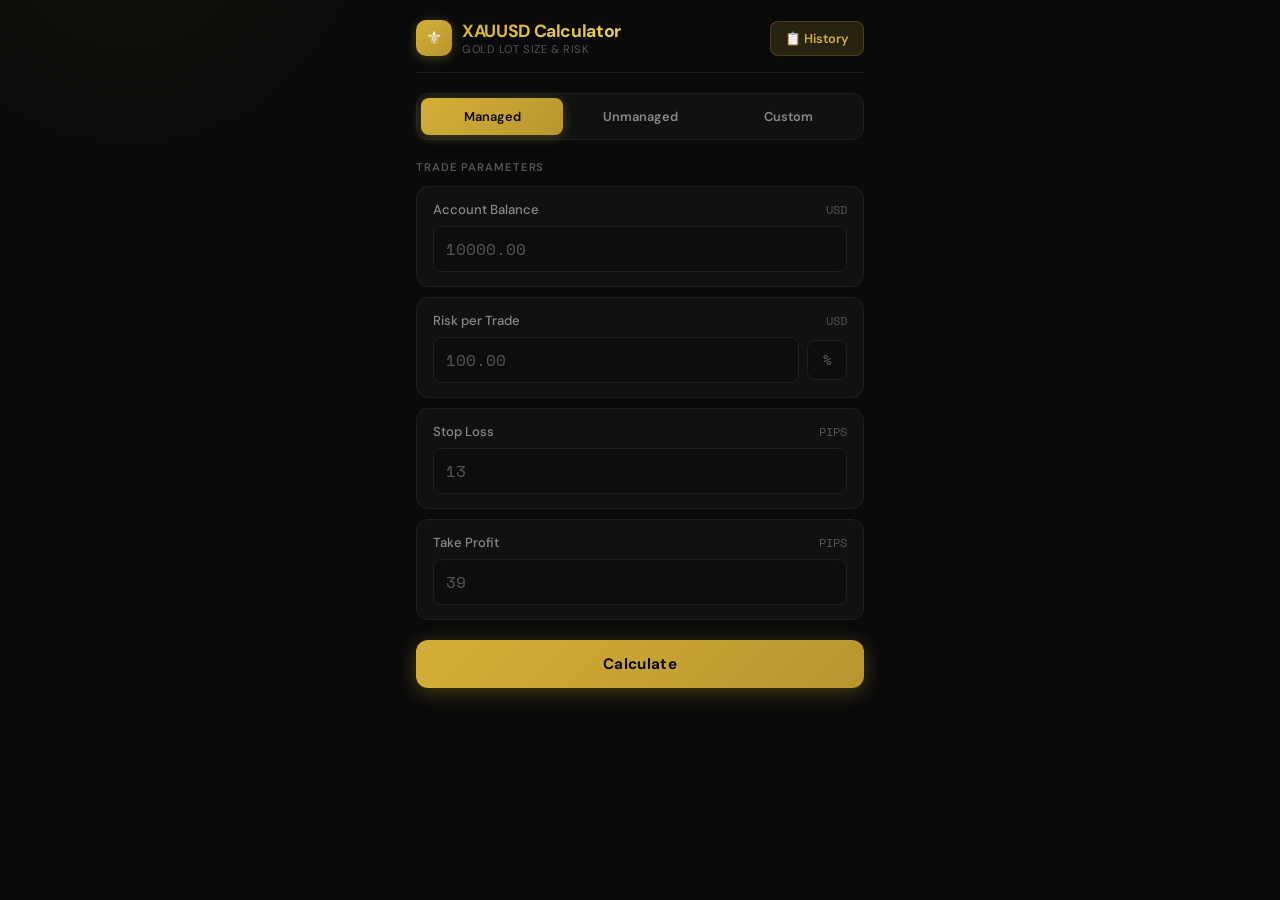
<file: index.html>
<!DOCTYPE html>
<html lang="en">
<head>
  <meta charset="UTF-8">
  <meta name="viewport" content="width=device-width, initial-scale=1.0, user-scalable=no, viewport-fit=cover">
  <meta name="description" content="Professional XAUUSD Gold trading lot size calculator with risk management. Calculate lot sizes, risk exposure, and profit targets.">
  <meta name="theme-color" content="#0a0a0a">
  <meta name="mobile-web-app-capable" content="yes">
  <meta name="apple-mobile-web-app-capable" content="yes">
  <meta name="apple-mobile-web-app-status-bar-style" content="black-translucent">
  <title>XAUUSD Lot Size Calculator</title>
  <link rel="manifest" href="manifest.json">
  <link rel="icon" href="icons/icon-192.png" type="image/png">
  <link rel="apple-touch-icon" href="icons/icon-192.png">
  <link rel="stylesheet" href="css/styles.css">
</head>
<body>
  <div class="app">
    <!-- Header -->
    <header class="header">
      <div class="header-brand">
        <div class="header-icon">⚜</div>
        <div>
          <h1>XAUUSD Calculator</h1>
          <div class="header-subtitle">Gold Lot Size &amp; Risk</div>
        </div>
      </div>
      <div style="display: flex; gap: 8px; align-items: center;">
        <button id="btnInstall" class="btn-history" style="display: none; background: var(--blue-dim); color: var(--blue); border-color: rgba(68,138,255,0.2);">📲 Install</button>
        <a href="history.html" class="btn-history" id="btnHistory">📋 History</a>
      </div>
    </header>

    <!-- Mode Tabs -->
    <div class="mode-tabs" id="modeTabs">
      <button class="mode-tab active" data-mode="managed">Managed</button>
      <button class="mode-tab" data-mode="unmanaged">Unmanaged</button>
      <button class="mode-tab" data-mode="custom">Custom</button>
    </div>

    <!-- ═══ MANAGED MODE ═══ -->
    <div class="mode-panel active" id="panel-managed">
      <div class="input-section">
        <div class="input-section-title">Trade Parameters</div>
        <div class="input-group">
          <div class="input-label">
            <span>Account Balance</span>
            <span class="unit">USD</span>
          </div>
          <input type="number" class="input-field" id="m-balance" placeholder="10000.00" min="0" step="0.01">
        </div>
        <div class="input-group">
          <div class="input-label">
            <span>Risk per Trade</span>
            <span class="unit" id="m-risk-unit">USD</span>
          </div>
          <div style="display:flex;gap:8px;align-items:center;">
            <input type="number" class="input-field" id="m-risk" placeholder="100.00" min="0" step="0.01" style="flex:1">
            <button class="risk-toggle" id="m-risk-toggle" title="Toggle risk mode">%</button>
          </div>
        </div>
        <div class="input-group">
          <div class="input-label">
            <span>Stop Loss</span>
            <span class="unit">PIPS</span>
          </div>
          <input type="number" class="input-field" id="m-sl" placeholder="13" min="0" step="0.1">
        </div>
        <div class="input-group">
          <div class="input-label">
            <span>Take Profit</span>
            <span class="unit">PIPS</span>
          </div>
          <input type="number" class="input-field" id="m-tp" placeholder="39" min="0" step="0.1">
        </div>
      </div>
      <button class="btn-calculate" id="btn-calc-managed">Calculate</button>
    </div>

    <!-- ═══ UNMANAGED MODE ═══ -->
    <div class="mode-panel" id="panel-unmanaged">
      <div class="input-section">
        <div class="input-section-title">Trade Parameters</div>
        <div class="input-group">
          <div class="input-label">
            <span>Number of Trades</span>
            <span class="unit">1–10</span>
          </div>
          <div class="trade-count-row">
            <div class="trade-count-btns">
              <button class="trade-count-btn" id="u-minus">−</button>
            </div>
            <input type="number" class="input-field" id="u-count" value="1" min="1" max="10">
            <div class="trade-count-btns">
              <button class="trade-count-btn" id="u-plus">+</button>
            </div>
          </div>
        </div>
        <div class="input-group">
          <div class="input-label">
            <span>Risk per Trade</span>
            <span class="unit">USD</span>
          </div>
          <input type="number" class="input-field" id="u-risk" placeholder="100.00" min="0" step="0.01">
        </div>
        <div class="input-group">
          <div class="input-label">
            <span>Stop Loss</span>
            <span class="unit">PIPS</span>
          </div>
          <input type="number" class="input-field" id="u-sl" placeholder="13" min="0" step="0.1">
        </div>
        <div class="input-group">
          <div class="input-label">
            <span>Take Profit</span>
            <span class="unit">PIPS</span>
          </div>
          <input type="number" class="input-field" id="u-tp" placeholder="39" min="0" step="0.1">
        </div>
      </div>
      <button class="btn-calculate" id="btn-calc-unmanaged">Calculate</button>
    </div>

    <!-- ═══ CUSTOM MODE ═══ -->
    <div class="mode-panel" id="panel-custom">
      <div class="input-section">
        <div class="input-section-title">Custom Trades</div>
        <div class="custom-trades" id="customTrades">
          <!-- Trade rows will be added here -->
        </div>
        <button class="btn-add-trade" id="btnAddTrade">+ Add Trade</button>
      </div>
      <button class="btn-calculate" id="btn-calc-custom">Calculate</button>
    </div>

    <!-- ═══ RESULTS ═══ -->
    <div class="results" id="results">
      <div class="results-header">
        <h2>Trade Breakdown</h2>
      </div>
      <div id="tradeCards"></div>

      <div class="portfolio-summary" id="portfolioSummary">
        <div class="portfolio-title">📊 Portfolio Summary</div>
        <div class="portfolio-grid">
          <div class="portfolio-item">
            <div class="portfolio-item-label">Total Lots</div>
            <div class="portfolio-item-value lots" id="p-lots">—</div>
          </div>
          <div class="portfolio-item">
            <div class="portfolio-item-label">Trades</div>
            <div class="portfolio-item-value neutral" id="p-trades">—</div>
          </div>
          <div class="portfolio-item">
            <div class="portfolio-item-label">Total Risked</div>
            <div class="portfolio-item-value risk" id="p-risk">—</div>
          </div>
          <div class="portfolio-item">
            <div class="portfolio-item-label">Total Reward</div>
            <div class="portfolio-item-value reward" id="p-reward">—</div>
          </div>
          <div class="portfolio-net">
            <div class="portfolio-item-label">Net Profit</div>
            <div class="portfolio-item-value" id="p-net">—</div>
          </div>
        </div>
      </div>

      <div class="action-buttons">
        <button class="btn-save" id="btnSave">💾 Save to History</button>
        <button class="btn-reset" id="btnReset">Reset</button>
      </div>
    </div>
  </div>

  <div class="toast" id="toast"></div>

  <script src="js/app.js"></script>
  <script>
    if ('serviceWorker' in navigator) {
      navigator.serviceWorker.register('sw.js').catch(() => {});
    }
  </script>
</body>
</html>
</file>
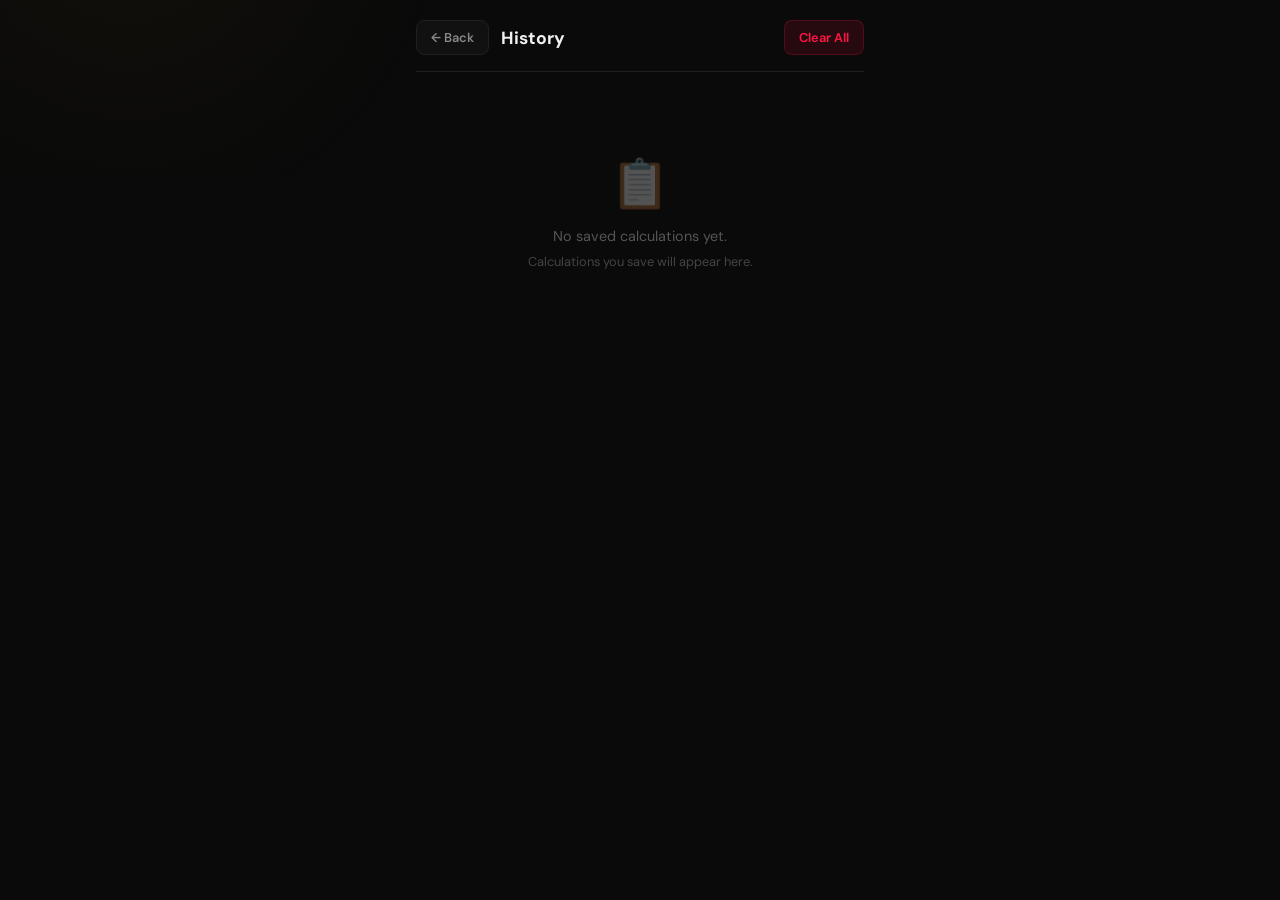
<file: history.html>
<!DOCTYPE html>
<html lang="en">
<head>
  <meta charset="UTF-8">
  <meta name="viewport" content="width=device-width, initial-scale=1.0, user-scalable=no, viewport-fit=cover">
  <meta name="description" content="XAUUSD Calculator — Saved calculation history">
  <meta name="theme-color" content="#0a0a0a">
  <meta name="mobile-web-app-capable" content="yes">
  <meta name="apple-mobile-web-app-capable" content="yes">
  <meta name="apple-mobile-web-app-status-bar-style" content="black-translucent">
  <title>History — XAUUSD Calculator</title>
  <link rel="manifest" href="manifest.json">
  <link rel="icon" href="icons/icon-192.png" type="image/png">
  <link rel="stylesheet" href="css/styles.css">
</head>
<body>
  <div class="app">
    <header class="history-header">
      <div style="display:flex;align-items:center;gap:12px;">
        <a href="index.html" class="btn-back">← Back</a>
        <h1>History</h1>
      </div>
      <button class="btn-clear-all" id="btnClearAll">Clear All</button>
    </header>
    <div id="historyList"></div>
  </div>

  <div class="toast" id="toast"></div>

  <script>
  (function() {
    'use strict';

    const historyList = document.getElementById('historyList');
    const toast = document.getElementById('toast');

    function showToast(msg) {
      toast.textContent = msg;
      toast.classList.add('show');
      setTimeout(() => toast.classList.remove('show'), 2200);
    }

    function fmt$(v) { return '$' + Number(v).toFixed(2).replace(/\B(?=(\d{3})+(?!\d))/g, ','); }
    function fmtRR(v) { return '1 : ' + Number(v).toFixed(2); }

    function formatDate(iso) {
      const d = new Date(iso);
      const date = d.toLocaleDateString('en-US', { month: 'short', day: 'numeric', year: 'numeric' });
      const time = d.toLocaleTimeString('en-US', { hour: '2-digit', minute: '2-digit' });
      return `${date} · ${time}`;
    }

    function renderHistory() {
      const history = JSON.parse(localStorage.getItem('xauusd_history') || '[]');

      if (history.length === 0) {
        historyList.innerHTML = `
          <div class="history-empty">
            <div class="history-empty-icon">📋</div>
            <p>No saved calculations yet.</p>
            <p style="margin-top:8px;font-size:0.8rem;color:#444;">Calculations you save will appear here.</p>
          </div>
        `;
        return;
      }

      historyList.innerHTML = history.map((entry, idx) => {
        const modeClass = entry.mode || 'managed';
        const modeLabel = entry.mode ? entry.mode.charAt(0).toUpperCase() + entry.mode.slice(1) : 'Managed';

        return `
          <div class="history-entry" data-idx="${idx}">
            <div class="history-entry-header">
              <span class="history-entry-mode ${modeClass}">${modeLabel}</span>
              <div style="display:flex;align-items:center;gap:10px;">
                <span class="history-entry-date">${formatDate(entry.date)}</span>
                <button class="btn-delete-entry" data-idx="${idx}" title="Delete this entry">🗑</button>
              </div>
            </div>
            <div class="history-entry-grid">
              <div class="history-entry-stat">
                <div class="history-entry-stat-label">Lots</div>
                <div class="history-entry-stat-value" style="color:var(--blue)">${Number(entry.totalLots).toFixed(2)}</div>
              </div>
              <div class="history-entry-stat">
                <div class="history-entry-stat-label">Trades</div>
                <div class="history-entry-stat-value">${entry.tradeCount}</div>
              </div>
              <div class="history-entry-stat">
                <div class="history-entry-stat-label">R:R</div>
                <div class="history-entry-stat-value" style="color:var(--gold)">${fmtRR(entry.rr)}</div>
              </div>
              <div class="history-entry-stat">
                <div class="history-entry-stat-label">Risked</div>
                <div class="history-entry-stat-value" style="color:var(--red)">${fmt$(entry.totalRisk)}</div>
              </div>
              <div class="history-entry-stat">
                <div class="history-entry-stat-label">Gained</div>
                <div class="history-entry-stat-value" style="color:var(--green)">${fmt$(entry.totalReward)}</div>
              </div>
              <div class="history-entry-stat">
                <div class="history-entry-stat-label">Net</div>
                <div class="history-entry-stat-value" style="color:${entry.netProfit >= 0 ? 'var(--green)' : 'var(--red)'}">${fmt$(entry.netProfit)}</div>
              </div>
            </div>
          </div>
        `;
      }).join('');
    }

    document.getElementById('btnClearAll').addEventListener('click', () => {
      if (confirm('Clear all history? This cannot be undone.')) {
        localStorage.removeItem('xauusd_history');
        renderHistory();
        showToast('History cleared');
      }
    });

    historyList.addEventListener('click', (e) => {
      const btn = e.target.closest('.btn-delete-entry');
      if (!btn) return;
      const idx = parseInt(btn.dataset.idx);
      const history = JSON.parse(localStorage.getItem('xauusd_history') || '[]');
      history.splice(idx, 1);
      localStorage.setItem('xauusd_history', JSON.stringify(history));
      renderHistory();
      showToast('Entry deleted');
    });

    renderHistory();
  })();
  </script>
  <script>
    if ('serviceWorker' in navigator) {
      navigator.serviceWorker.register('sw.js').catch(() => {});
    }
  </script>
</body>
</html>
</file>
<file: css/styles.css>
@import url('https://fonts.googleapis.com/css2?family=DM+Sans:wght@400;500;600;700&family=Space+Mono:wght@400;700&display=swap');

:root {
  --bg-primary: #0a0a0a;
  --bg-card: #111111;
  --bg-card-hover: #1a1a1a;
  --bg-input: #0d0d0d;
  --border: #1f1f1f;
  --border-focus: #D4AF37;
  --gold: #D4AF37;
  --gold-dim: rgba(212,175,55,0.15);
  --gold-glow: rgba(212,175,55,0.3);
  --green: #00C853;
  --green-dim: rgba(0,200,83,0.12);
  --red: #FF1744;
  --red-dim: rgba(255,23,68,0.12);
  --blue: #448AFF;
  --blue-dim: rgba(68,138,255,0.12);
  --text-primary: #f0f0f0;
  --text-secondary: #888;
  --text-muted: #555;
  --font-ui: 'DM Sans', sans-serif;
  --font-mono: 'Space Mono', monospace;
  --radius: 12px;
  --radius-sm: 8px;
  --shadow: 0 4px 24px rgba(0,0,0,0.4);
  --transition: 0.25s cubic-bezier(0.4,0,0.2,1);
}

*, *::before, *::after { box-sizing: border-box; margin: 0; padding: 0; }

html { font-size: 16px; -webkit-tap-highlight-color: transparent; }

body {
  font-family: var(--font-ui);
  background: var(--bg-primary);
  color: var(--text-primary);
  min-height: 100vh;
  overflow-x: hidden;
  -webkit-font-smoothing: antialiased;
  /* Prevent pull-to-refresh on mobile */
  overscroll-behavior-y: contain;
  /* Safe area padding for notches */
  padding-top: env(safe-area-inset-top);
  padding-bottom: env(safe-area-inset-bottom);
}

/* ── Background Glow ── */
body::before {
  content: '';
  position: fixed;
  top: -40%; left: -20%;
  width: 60%; height: 60%;
  background: radial-gradient(circle, rgba(212,175,55,0.04) 0%, transparent 70%);
  pointer-events: none;
  z-index: 0;
}

/* ── App Shell ── */
.app {
  max-width: 480px;
  margin: 0 auto;
  padding: 0 16px 100px;
  position: relative;
  z-index: 1;
  /* Safe area side padding */
  padding-left: calc(16px + env(safe-area-inset-left));
  padding-right: calc(16px + env(safe-area-inset-right));
}

/* ── Header ── */
.header {
  display: flex; align-items: center; justify-content: space-between;
  padding: 20px 0 16px; border-bottom: 1px solid var(--border);
  margin-bottom: 20px;
}
.header-brand { display: flex; align-items: center; gap: 10px; }
.header-icon {
  width: 36px; height: 36px; border-radius: 10px;
  background: linear-gradient(135deg, var(--gold), #b8962e);
  display: flex; align-items: center; justify-content: center;
  font-size: 18px; box-shadow: 0 2px 12px var(--gold-glow);
}
.header h1 {
  font-size: 1.1rem; font-weight: 700; letter-spacing: -0.02em;
  background: linear-gradient(135deg, var(--gold), #f0d060);
  -webkit-background-clip: text; -webkit-text-fill-color: transparent;
  background-clip: text;
}
.header-subtitle { font-size: 0.7rem; color: var(--text-muted); font-weight: 400; letter-spacing: 0.05em; text-transform: uppercase; }
.btn-history {
  background: var(--gold-dim); color: var(--gold); border: 1px solid rgba(212,175,55,0.2);
  padding: 8px 14px; border-radius: var(--radius-sm); font-size: 0.8rem;
  font-family: var(--font-ui); font-weight: 600; cursor: pointer;
  transition: var(--transition); text-decoration: none; display: flex; align-items: center; gap: 6px;
}
.btn-history:hover { background: rgba(212,175,55,0.25); border-color: var(--gold); }

/* ── Mode Tabs ── */
.mode-tabs {
  display: flex; gap: 6px; padding: 4px;
  background: var(--bg-card); border-radius: var(--radius);
  border: 1px solid var(--border); margin-bottom: 20px;
}
.mode-tab {
  flex: 1; padding: 10px 8px; border: none; border-radius: var(--radius-sm);
  background: transparent; color: var(--text-secondary);
  font-family: var(--font-ui); font-size: 0.8rem; font-weight: 600;
  cursor: pointer; transition: var(--transition); text-align: center;
}
.mode-tab.active {
  background: linear-gradient(135deg, var(--gold), #b8962e);
  color: #0a0a0a; box-shadow: 0 2px 12px var(--gold-glow);
}
.mode-tab:not(.active):hover { color: var(--text-primary); background: rgba(255,255,255,0.03); }

/* ── Mode Panels ── */
.mode-panel { display: none; animation: fadeIn 0.3s ease; }
.mode-panel.active { display: block; }

@keyframes fadeIn { from { opacity: 0; transform: translateY(8px); } to { opacity: 1; transform: translateY(0); } }

/* ── Input Groups ── */
.input-section { margin-bottom: 20px; }
.input-section-title {
  font-size: 0.7rem; text-transform: uppercase; letter-spacing: 0.08em;
  color: var(--text-muted); margin-bottom: 12px; font-weight: 600;
}
.input-group {
  background: var(--bg-card); border: 1px solid var(--border);
  border-radius: var(--radius); padding: 14px 16px; margin-bottom: 10px;
  transition: var(--transition);
}
.input-group:focus-within { border-color: var(--gold); box-shadow: 0 0 0 3px var(--gold-dim); }
.input-label {
  display: flex; justify-content: space-between; align-items: center;
  margin-bottom: 8px;
}
.input-label span { font-size: 0.82rem; color: var(--text-secondary); font-weight: 500; }
.input-label .unit { font-family: var(--font-mono); font-size: 0.72rem; color: var(--text-muted); }
.input-field {
  width: 100%; background: var(--bg-input); border: 1px solid var(--border);
  border-radius: var(--radius-sm); padding: 10px 12px;
  color: var(--text-primary); font-family: var(--font-mono); font-size: 1rem;
  outline: none; transition: var(--transition);
}
.input-field:focus { border-color: var(--gold); }
.input-field::placeholder { color: var(--text-muted); }

/* Number of trades selector */
.trade-count-row { display: flex; align-items: center; gap: 12px; }
.trade-count-row .input-field { width: 80px; text-align: center; }
.trade-count-btns { display: flex; gap: 4px; }
.trade-count-btn {
  width: 36px; height: 36px; border-radius: var(--radius-sm);
  background: var(--bg-input); border: 1px solid var(--border);
  color: var(--gold); font-size: 1.1rem; cursor: pointer;
  display: flex; align-items: center; justify-content: center;
  font-family: var(--font-mono); transition: var(--transition);
}
.trade-count-btn:hover { background: var(--gold-dim); border-color: var(--gold); }

/* Risk mode toggle (% / $) */
.risk-toggle {
  flex-shrink: 0; width: 40px; height: 40px; border-radius: var(--radius-sm);
  background: var(--bg-input); border: 1px solid var(--border);
  color: var(--text-muted); font-family: var(--font-mono); font-size: 0.85rem;
  font-weight: 700; cursor: pointer; transition: var(--transition);
  display: flex; align-items: center; justify-content: center;
}
.risk-toggle:hover { border-color: var(--gold); color: var(--gold); background: var(--gold-dim); }

/* ── Custom Mode Trade Rows ── */
.custom-trades { display: flex; flex-direction: column; gap: 10px; }
.custom-trade-card {
  background: var(--bg-card); border: 1px solid var(--border);
  border-radius: var(--radius); padding: 14px 16px;
  position: relative;
}
.custom-trade-header {
  display: flex; justify-content: space-between; align-items: center;
  margin-bottom: 12px;
}
.custom-trade-header span {
  font-size: 0.8rem; font-weight: 700; color: var(--gold);
  font-family: var(--font-mono);
}
.btn-remove-trade {
  width: 28px; height: 28px; border-radius: 50%;
  background: var(--red-dim); border: 1px solid rgba(255,23,68,0.2);
  color: var(--red); cursor: pointer; font-size: 1rem;
  display: flex; align-items: center; justify-content: center;
  transition: var(--transition);
}
.btn-remove-trade:hover { background: rgba(255,23,68,0.25); border-color: var(--red); }
.custom-inputs { display: grid; grid-template-columns: 1fr 1fr 1fr; gap: 8px; }
.custom-input-wrap {}
.custom-input-wrap label {
  display: block; font-size: 0.68rem; color: var(--text-muted);
  margin-bottom: 4px; text-transform: uppercase; letter-spacing: 0.05em;
}
.custom-input-wrap input {
  width: 100%; background: var(--bg-input); border: 1px solid var(--border);
  border-radius: var(--radius-sm); padding: 8px 10px;
  color: var(--text-primary); font-family: var(--font-mono); font-size: 0.9rem;
  outline: none; transition: var(--transition);
}
.custom-input-wrap input:focus { border-color: var(--gold); }

.btn-add-trade {
  width: 100%; padding: 12px; border-radius: var(--radius);
  border: 1px dashed var(--border); background: transparent;
  color: var(--text-muted); font-family: var(--font-ui); font-size: 0.82rem;
  font-weight: 600; cursor: pointer; transition: var(--transition);
  display: flex; align-items: center; justify-content: center; gap: 6px;
  margin-top: 4px;
}
.btn-add-trade:hover { border-color: var(--gold); color: var(--gold); background: var(--gold-dim); }

/* ── Calculate Button ── */
.btn-calculate {
  width: 100%; padding: 14px; border: none; border-radius: var(--radius);
  background: linear-gradient(135deg, var(--gold), #b8962e);
  color: #0a0a0a; font-family: var(--font-ui); font-size: 0.95rem;
  font-weight: 700; cursor: pointer; transition: var(--transition);
  box-shadow: 0 4px 20px var(--gold-glow);
  margin-bottom: 20px; letter-spacing: 0.02em;
}
.btn-calculate:hover { transform: translateY(-1px); box-shadow: 0 6px 28px var(--gold-glow); }
.btn-calculate:active { transform: translateY(0); }

/* ── Results ── */
.results { display: none; animation: fadeIn 0.4s ease; }
.results.visible { display: block; }

.results-header {
  display: flex; justify-content: space-between; align-items: center;
  margin-bottom: 14px;
}
.results-header h2 {
  font-size: 0.85rem; text-transform: uppercase; letter-spacing: 0.08em;
  color: var(--text-secondary); font-weight: 600;
}

/* ── Trade Card ── */
@keyframes cardSlideUp {
  from { opacity: 0; transform: translateY(12px); }
  to   { opacity: 1; transform: translateY(0); }
}
.trade-card {
  background: var(--bg-card); border: 1px solid var(--border);
  border-radius: var(--radius); padding: 16px; margin-bottom: 10px;
  transition: var(--transition); position: relative; overflow: hidden;
  animation: cardSlideUp 0.35s ease both;
}
.trade-card:nth-child(2) { animation-delay: 0.07s; }
.trade-card:nth-child(3) { animation-delay: 0.14s; }
.trade-card::before {
  content: ''; position: absolute; left: 0; top: 0; bottom: 0; width: 3px;
  background: var(--gold); opacity: 0; transition: var(--transition);
  border-radius: var(--radius) 0 0 var(--radius);
}
.trade-card:hover { border-color: rgba(212,175,55,0.3); box-shadow: 0 4px 24px rgba(212,175,55,0.08); }
.trade-card:hover::before { opacity: 1; }
.trade-card-header {
  display: flex; justify-content: space-between; align-items: center;
  margin-bottom: 14px; padding-bottom: 10px; border-bottom: 1px solid var(--border);
}
.trade-card-title { font-size: 0.82rem; font-weight: 700; color: var(--gold); }
.trade-card-lot {
  font-family: var(--font-mono); font-size: 0.95rem; font-weight: 700; color: var(--blue);
}

/* R:R Bar */
.rr-bar-container { margin-bottom: 14px; }
.rr-label { display: flex; justify-content: space-between; margin-bottom: 6px; }
.rr-label span { font-size: 0.72rem; color: var(--text-muted); text-transform: uppercase; letter-spacing: 0.05em; }
.rr-label strong { font-family: var(--font-mono); font-size: 0.82rem; color: var(--text-primary); }
.rr-bar {
  height: 8px; border-radius: 4px; background: var(--bg-input);
  overflow: hidden; display: flex; position: relative;
}
.rr-bar-risk {
  height: 100%; background: var(--red); border-radius: 4px 0 0 4px;
  transition: width 0.6s ease;
}
.rr-bar-reward {
  height: 100%; background: var(--green); border-radius: 0 4px 4px 0;
  transition: width 0.6s ease;
}

/* Trade Stats Grid */
.trade-stats { display: grid; grid-template-columns: 1fr 1fr; gap: 8px; }
.trade-stat {
  background: var(--bg-input); border-radius: var(--radius-sm);
  padding: 10px 12px;
}
.trade-stat-label { font-size: 0.68rem; color: var(--text-muted); text-transform: uppercase; letter-spacing: 0.05em; margin-bottom: 4px; }
.trade-stat-value { font-family: var(--font-mono); font-size: 0.92rem; font-weight: 700; }
.trade-stat-value.risk { color: var(--red); }
.trade-stat-value.reward { color: var(--green); }
.trade-stat-value.lots { color: var(--blue); }
.trade-stat-value.neutral { color: var(--text-primary); }

/* TP Breakdown for managed */
.tp-breakdown { display: grid; grid-template-columns: 1fr 1fr 1fr; gap: 6px; margin-top: 8px; }
.tp-item {
  background: var(--bg-input); border-radius: var(--radius-sm);
  padding: 8px; text-align: center;
}
.tp-item-label { font-size: 0.62rem; color: var(--text-muted); text-transform: uppercase; margin-bottom: 2px; }
.tp-item-pips { font-family: var(--font-mono); font-size: 0.72rem; color: var(--text-secondary); }
.tp-item-value { font-family: var(--font-mono); font-size: 0.82rem; font-weight: 700; color: var(--green); }

/* ── Portfolio Summary ── */
@keyframes summaryGlow {
  0%, 100% { box-shadow: 0 0 0 0 rgba(212,175,55,0); }
  50% { box-shadow: 0 0 20px 0 rgba(212,175,55,0.12); }
}
.portfolio-summary {
  background: linear-gradient(135deg, rgba(212,175,55,0.08), rgba(212,175,55,0.02));
  border: 1px solid rgba(212,175,55,0.2); border-radius: var(--radius);
  padding: 18px; margin-top: 16px;
  animation: summaryGlow 3s ease-in-out infinite;
}
.portfolio-title {
  font-size: 0.75rem; text-transform: uppercase; letter-spacing: 0.08em;
  color: var(--gold); font-weight: 700; margin-bottom: 14px;
  display: flex; align-items: center; gap: 8px;
}
.portfolio-grid { display: grid; grid-template-columns: 1fr 1fr; gap: 10px; }
.portfolio-item { }
.portfolio-item-label { font-size: 0.68rem; color: var(--text-muted); text-transform: uppercase; letter-spacing: 0.04em; margin-bottom: 4px; }
.portfolio-item-value { font-family: var(--font-mono); font-size: 1.05rem; font-weight: 700; }
.portfolio-item-value.lots { color: var(--blue); }
.portfolio-item-value.risk { color: var(--red); }
.portfolio-item-value.reward { color: var(--green); }
.portfolio-net {
  grid-column: 1 / -1; margin-top: 8px; padding-top: 12px;
  border-top: 1px solid rgba(212,175,55,0.15); text-align: center;
}
.portfolio-net .portfolio-item-label { font-size: 0.75rem; color: var(--gold); }
.portfolio-net .portfolio-item-value { font-size: 1.3rem; color: var(--green); }

/* ── Action Buttons ── */
.action-buttons { display: flex; gap: 8px; margin-top: 16px; }
.btn-save {
  flex: 1; padding: 12px; border: none; border-radius: var(--radius);
  background: var(--green-dim); color: var(--green);
  border: 1px solid rgba(0,200,83,0.2);
  font-family: var(--font-ui); font-size: 0.85rem; font-weight: 600;
  cursor: pointer; transition: var(--transition);
  display: flex; align-items: center; justify-content: center; gap: 6px;
}
.btn-save:hover { background: rgba(0,200,83,0.2); border-color: var(--green); }
.btn-reset {
  padding: 12px 20px; border-radius: var(--radius);
  background: var(--bg-card); border: 1px solid var(--border);
  color: var(--text-secondary); font-family: var(--font-ui);
  font-size: 0.85rem; font-weight: 600; cursor: pointer;
  transition: var(--transition);
}
.btn-reset:hover { border-color: var(--red); color: var(--red); background: var(--red-dim); }

/* ── Toast ── */
.toast {
  position: fixed; bottom: 80px; left: 50%; transform: translateX(-50%) translateY(20px);
  background: var(--bg-card); border: 1px solid var(--gold);
  color: var(--gold); padding: 10px 20px; border-radius: var(--radius);
  font-size: 0.82rem; font-weight: 600; opacity: 0;
  transition: all 0.3s ease; pointer-events: none; z-index: 100;
  box-shadow: 0 4px 20px rgba(0,0,0,0.5);
}
.toast.show { opacity: 1; transform: translateX(-50%) translateY(0); }

/* ── History Page ── */
.history-header {
  display: flex; justify-content: space-between; align-items: center;
  padding: 20px 0 16px; border-bottom: 1px solid var(--border);
  margin-bottom: 20px;
}
.history-header h1 { font-size: 1.1rem; font-weight: 700; color: var(--text-primary); }
.btn-back {
  background: var(--bg-card); color: var(--text-secondary); border: 1px solid var(--border);
  padding: 8px 14px; border-radius: var(--radius-sm); font-size: 0.8rem;
  font-family: var(--font-ui); font-weight: 600; cursor: pointer;
  transition: var(--transition); text-decoration: none;
  display: flex; align-items: center; gap: 6px;
}
.btn-back:hover { border-color: var(--gold); color: var(--gold); }
.btn-clear-all {
  background: var(--red-dim); color: var(--red); border: 1px solid rgba(255,23,68,0.2);
  padding: 8px 14px; border-radius: var(--radius-sm); font-size: 0.8rem;
  font-family: var(--font-ui); font-weight: 600; cursor: pointer;
  transition: var(--transition);
}
.btn-clear-all:hover { background: rgba(255,23,68,0.25); border-color: var(--red); }

.history-empty {
  text-align: center; padding: 60px 20px; color: var(--text-muted);
}
.history-empty-icon { font-size: 3rem; margin-bottom: 12px; opacity: 0.3; }
.history-empty p { font-size: 0.9rem; }

.history-entry {
  background: var(--bg-card); border: 1px solid var(--border);
  border-radius: var(--radius); padding: 16px; margin-bottom: 10px;
  transition: var(--transition);
}
.history-entry:hover { border-color: rgba(212,175,55,0.15); }
.history-entry-header {
  display: flex; justify-content: space-between; align-items: center;
  margin-bottom: 10px;
}
.history-entry-mode {
  font-size: 0.72rem; text-transform: uppercase; letter-spacing: 0.06em;
  font-weight: 700; padding: 3px 8px; border-radius: 4px;
}
.history-entry-mode.managed { background: var(--gold-dim); color: var(--gold); }
.history-entry-mode.unmanaged { background: var(--blue-dim); color: var(--blue); }
.history-entry-mode.custom { background: rgba(156,39,176,0.12); color: #CE93D8; }
.history-entry-date { font-size: 0.72rem; color: var(--text-muted); font-family: var(--font-mono); }
.btn-delete-entry {
  background: transparent; border: none; cursor: pointer;
  font-size: 0.85rem; opacity: 0.4; transition: var(--transition);
  padding: 2px 4px; border-radius: 4px; line-height: 1;
}
.btn-delete-entry:hover { opacity: 1; background: var(--red-dim); }
.history-entry-grid { display: grid; grid-template-columns: repeat(3, 1fr); gap: 8px; }
.history-entry-stat {}
.history-entry-stat-label { font-size: 0.62rem; color: var(--text-muted); text-transform: uppercase; margin-bottom: 2px; }
.history-entry-stat-value { font-family: var(--font-mono); font-size: 0.85rem; font-weight: 700; }

/* ── Responsive ── */
@media (max-width: 400px) {
  .app { padding: 0 12px 100px; }
  .header h1 { font-size: 0.95rem; }
  .mode-tab { font-size: 0.72rem; padding: 8px 4px; }
  .custom-inputs { grid-template-columns: 1fr; }
  .trade-stats { grid-template-columns: 1fr; }
}

/* ── Scrollbar ── */
::-webkit-scrollbar { width: 4px; }
::-webkit-scrollbar-track { background: var(--bg-primary); }
::-webkit-scrollbar-thumb { background: var(--border); border-radius: 4px; }
::-webkit-scrollbar-thumb:hover { background: var(--text-muted); }

/* Input number spinner hide */
input[type="number"]::-webkit-outer-spin-button,
input[type="number"]::-webkit-inner-spin-button { -webkit-appearance: none; margin: 0; }
input[type="number"] { -moz-appearance: textfield; }
</file>
